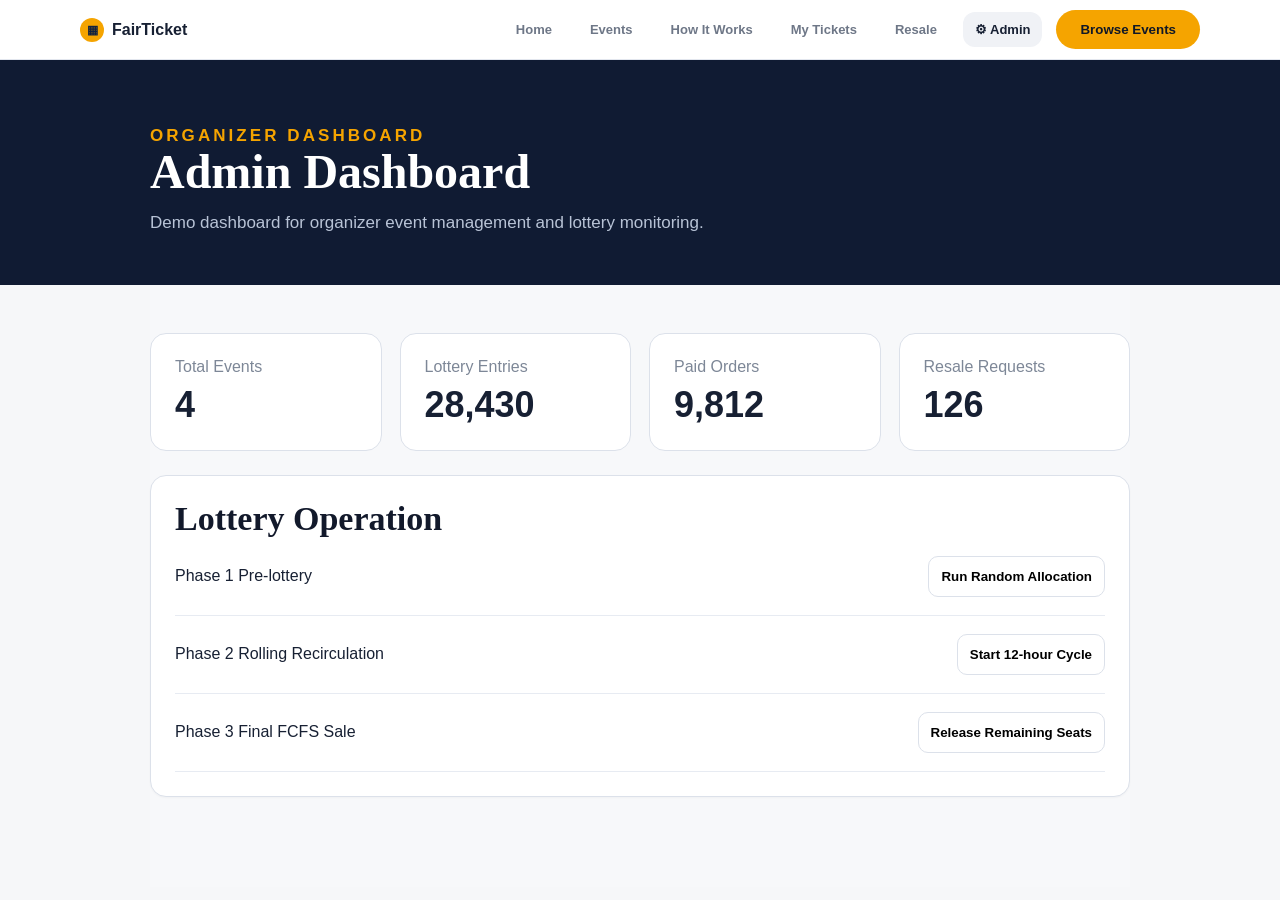
<file: admin.html>
<!DOCTYPE html><html lang="en"><head><meta charset="UTF-8"><meta name="viewport" content="width=device-width, initial-scale=1.0"><title>Admin Dashboard | FairTicket</title><link rel="stylesheet" href="style.css?v=5"></head><body><header class="navbar inner-nav"><div class="logo" onclick="location.href='index.html'"><span class="logo-icon">▦</span><span>FairTicket</span></div><nav><a href="index.html">Home</a><a href="events.html">Events</a><a href="how.html">How It Works</a><a href="my-tickets.html">My Tickets</a><a href="resale.html">Resale</a><a class="active" href="admin.html">⚙ Admin</a><button class="nav-btn" onclick="location.href='events.html'">Browse Events</button></nav></header><section class="page-hero small-hero"><p class="eyebrow">ORGANIZER DASHBOARD</p><h1>Admin Dashboard</h1><p>Demo dashboard for organizer event management and lottery monitoring.</p></section><main class="admin-page"><section class="dashboard-grid"><div class="metric-card"><span>Total Events</span><strong>4</strong></div><div class="metric-card"><span>Lottery Entries</span><strong>28,430</strong></div><div class="metric-card"><span>Paid Orders</span><strong>9,812</strong></div><div class="metric-card"><span>Resale Requests</span><strong>126</strong></div></section><section class="panel"><h2>Lottery Operation</h2><div class="admin-row"><span>Phase 1 Pre-lottery</span><button>Run Random Allocation</button></div><div class="admin-row"><span>Phase 2 Rolling Recirculation</span><button>Start 12-hour Cycle</button></div><div class="admin-row"><span>Phase 3 Final FCFS Sale</span><button>Release Remaining Seats</button></div></section></main></body></html>
</file>
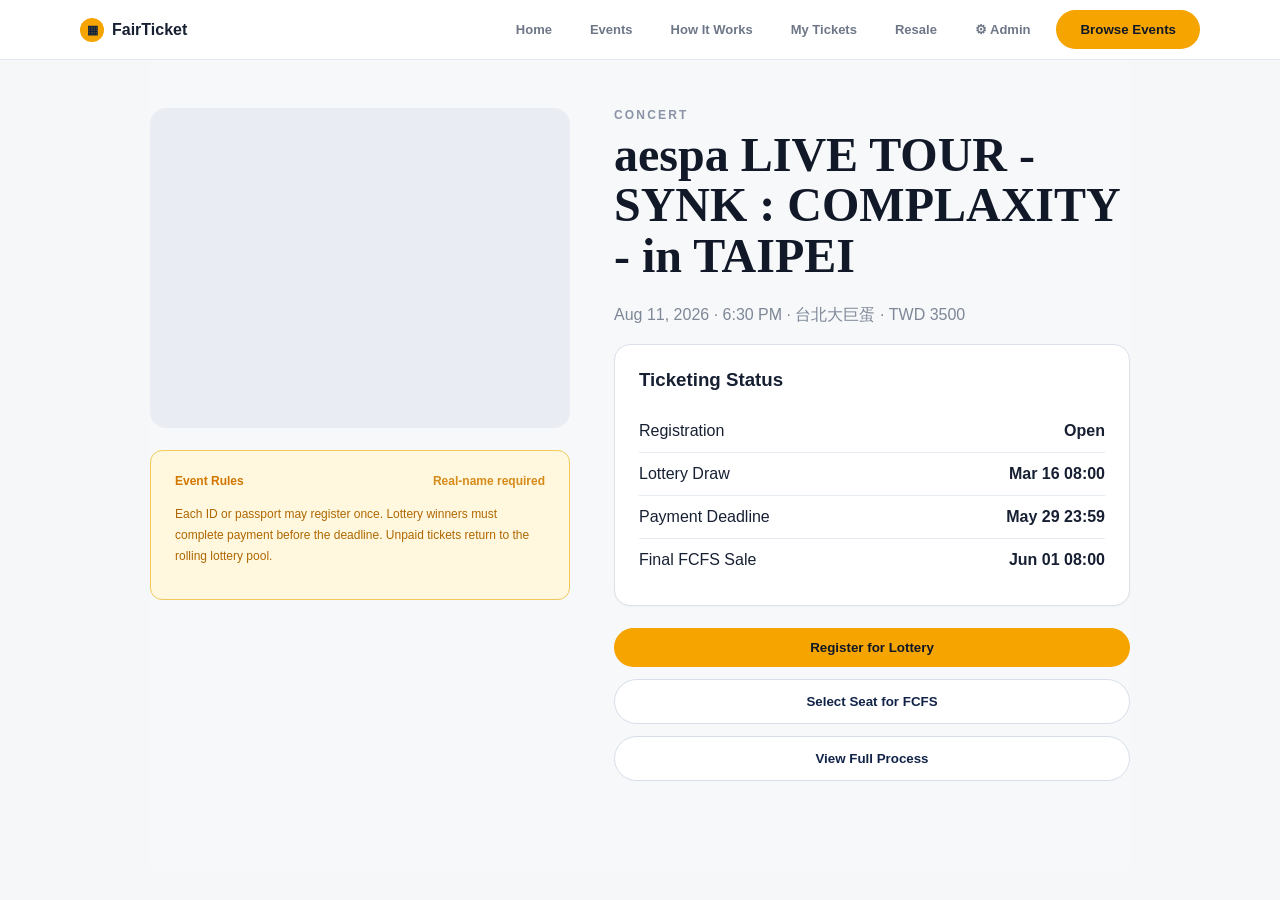
<file: event-detail.html>
<!DOCTYPE html>
<html lang="en">
<head>
  <meta charset="UTF-8" />
  <meta name="viewport" content="width=device-width, initial-scale=1.0" />
  <title>Event Detail | FairTicket</title>
  <link rel="stylesheet" href="style.css?v=5" />
</head>

<body>
  <header class="navbar inner-nav">
    <div class="logo" onclick="location.href='index.html'">
      <span class="logo-icon">▦</span>
      <span>FairTicket</span>
    </div>

    <nav>
      <a href="index.html">Home</a>
      <a href="events.html">Events</a>
      <a href="how.html">How It Works</a>
      <a href="my-tickets.html">My Tickets</a>
      <a href="resale.html">Resale</a>
      <a href="admin.html">⚙ Admin</a>

      <button class="nav-btn" onclick="location.href='events.html'">
        Browse Events
      </button>
    </nav>
  </header>

  <main class="detail-page">
    <section class="detail-grid">
      <div>
        <div id="detailPoster" class="detail-poster"></div>

        <div class="rule-box compact">
          <div class="rule-head">
            <span class="rule-title">Event Rules</span>
            <span class="rule-date">Real-name required</span>
          </div>

          <p>
            Each ID or passport may register once. Lottery winners must
            complete payment before the deadline. Unpaid tickets return to the
            rolling lottery pool.
          </p>
        </div>
      </div>

      <div class="detail-info">
        <p id="detailType" class="eyebrow">CONCERT</p>

        <h1 id="detailTitle">Event Title</h1>

        <p id="detailMeta" class="detail-meta"></p>

        <div class="status-card">
          <h3>Ticketing Status</h3>

          <div class="status-line">
            <span>Registration</span>
            <strong>Open</strong>
          </div>

          <div class="status-line">
            <span>Lottery Draw</span>
            <strong>Mar 16 08:00</strong>
          </div>

          <div class="status-line">
            <span>Payment Deadline</span>
            <strong>May 29 23:59</strong>
          </div>

          <div class="status-line">
            <span>Final FCFS Sale</span>
            <strong>Jun 01 08:00</strong>
          </div>
        </div>

        <div class="action-stack">
          <button class="main-btn" onclick="location.href='lottery.html'">
            Register for Lottery
          </button>

          <button class="outline-btn" onclick="location.href='seat-selection.html'">
            Select Seat for FCFS
          </button>

          <button class="outline-btn" onclick="location.href='how.html'">
            View Full Process
          </button>
        </div>
      </div>
    </section>
  </main>

  <script src="data.js?v=5"></script>
  <script src="event-detail.js?v=5"></script>
</body>
</html>
</file>
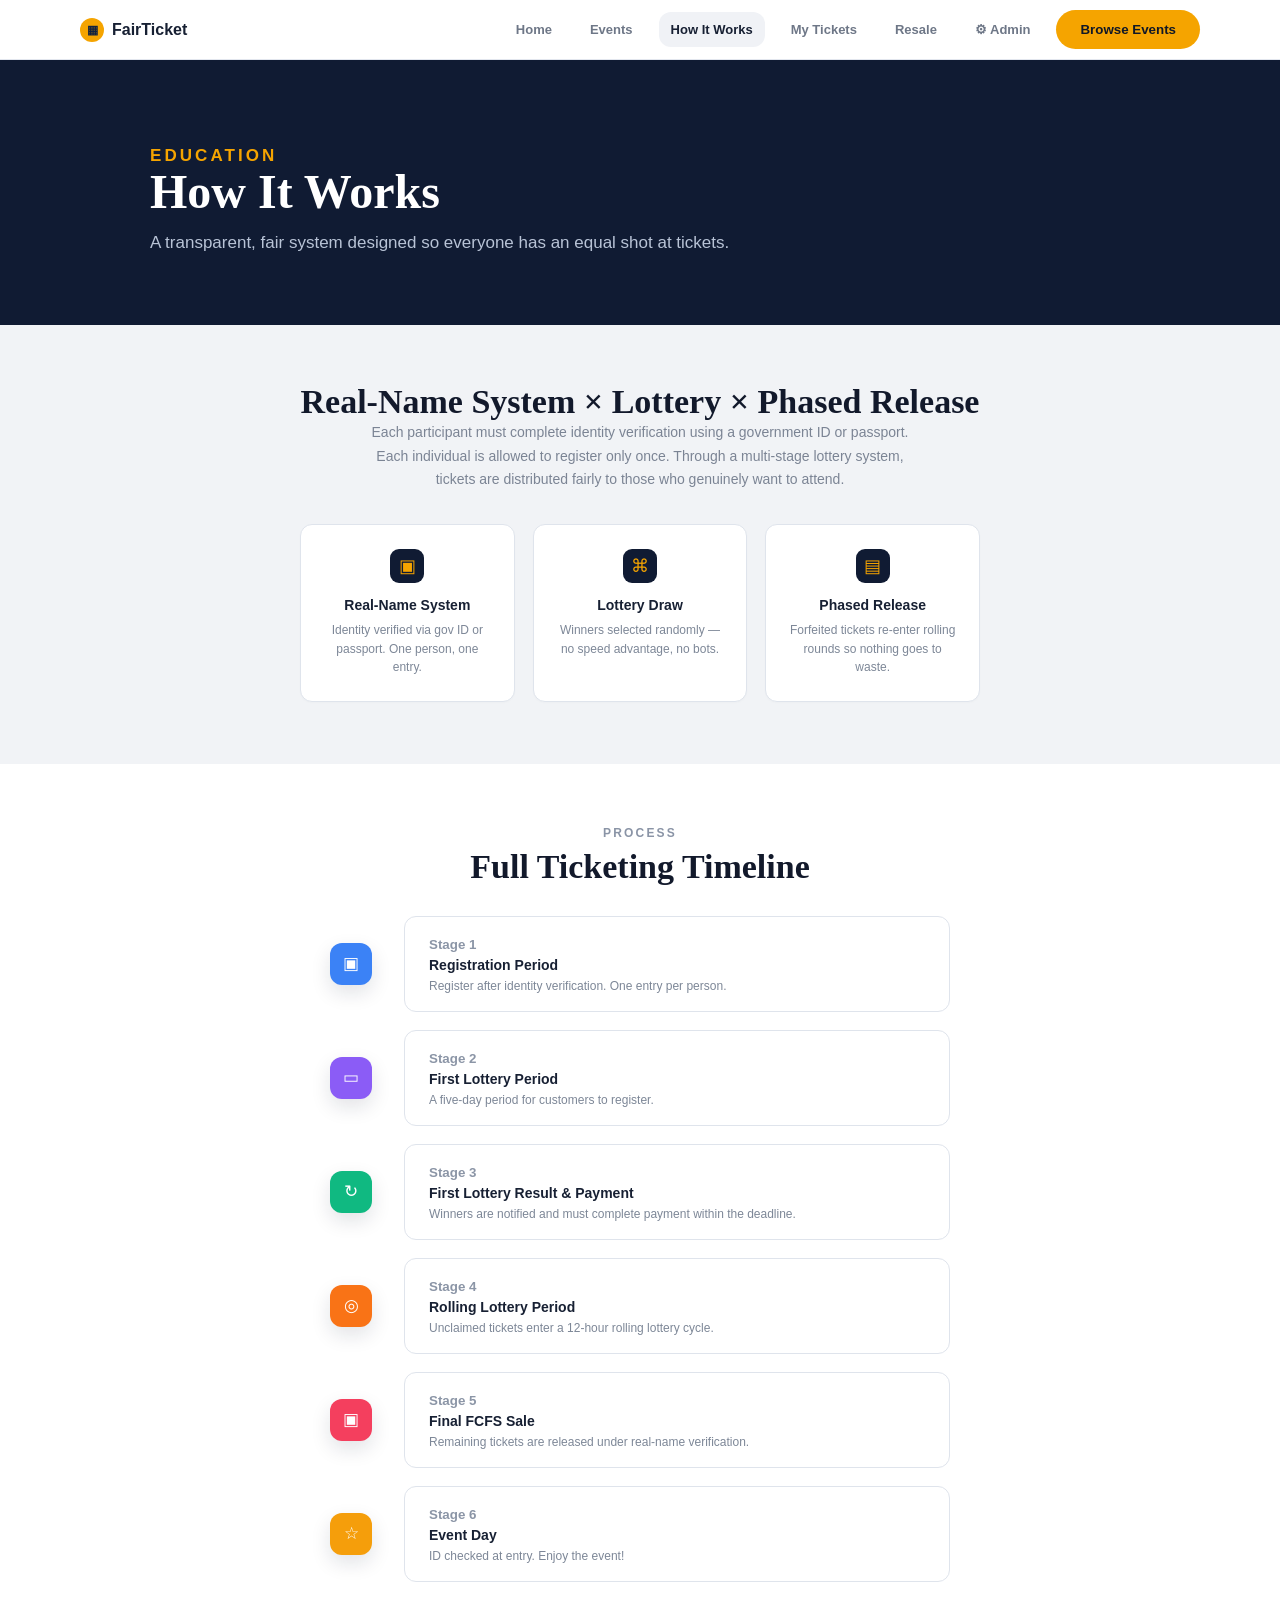
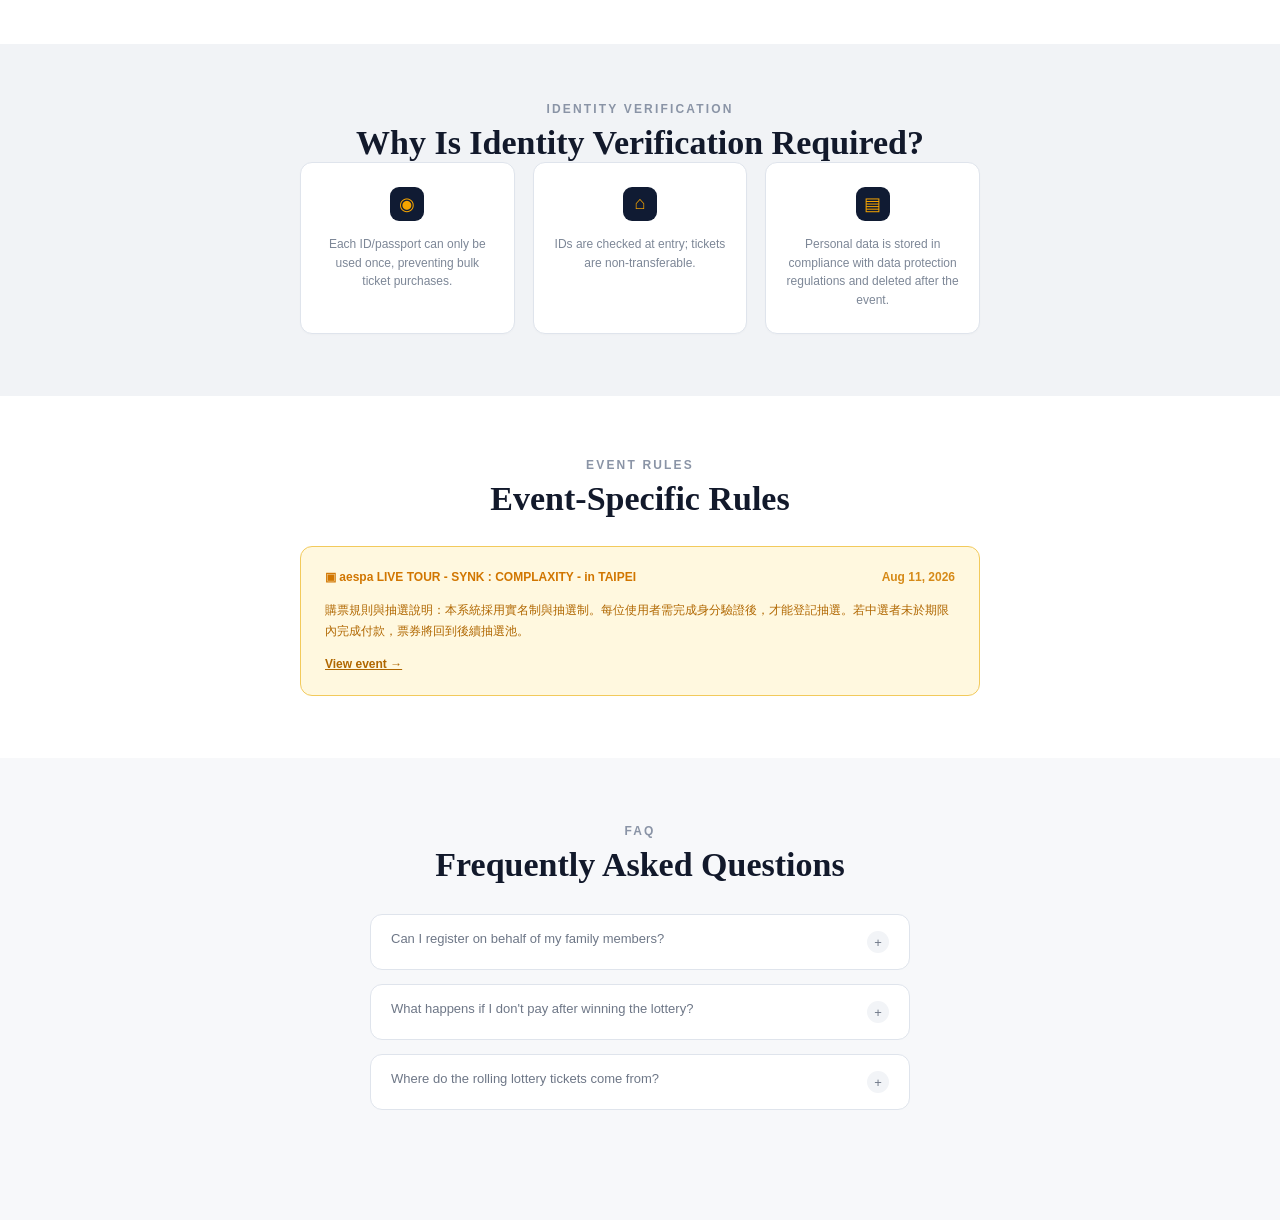
<file: how.html>
<!DOCTYPE html><html lang="en"><head><meta charset="UTF-8"><meta name="viewport" content="width=device-width, initial-scale=1.0"><title>How It Works | FairTicket</title><link rel="stylesheet" href="style.css?v=5"></head><body><header class="navbar inner-nav"><div class="logo" onclick="location.href='index.html'"><span class="logo-icon">▦</span><span>FairTicket</span></div><nav><a href="index.html">Home</a><a href="events.html">Events</a><a class="active" href="how.html">How It Works</a><a href="my-tickets.html">My Tickets</a><a href="resale.html">Resale</a><a href="admin.html">⚙ Admin</a><button class="nav-btn" onclick="location.href='events.html'">Browse Events</button></nav></header><section class="page-hero"><p class="eyebrow">EDUCATION</p><h1>How It Works</h1><p>A transparent, fair system designed so everyone has an equal shot at tickets.</p></section><section class="how-intro"><h2>Real-Name System × Lottery × Phased Release</h2><p class="section-copy">Each participant must complete identity verification using a government ID or passport. Each individual is allowed to register only once. Through a multi-stage lottery system, tickets are distributed fairly to those who genuinely want to attend.</p><div class="mini-card-grid"><article class="mini-card"><div class="square-icon">▣</div><h3>Real-Name System</h3><p>Identity verified via gov ID or passport. One person, one entry.</p></article><article class="mini-card"><div class="square-icon">⌘</div><h3>Lottery Draw</h3><p>Winners selected randomly — no speed advantage, no bots.</p></article><article class="mini-card"><div class="square-icon">▤</div><h3>Phased Release</h3><p>Forfeited tickets re-enter rolling rounds so nothing goes to waste.</p></article></div></section><section class="timeline-section"><p class="eyebrow center">PROCESS</p><h2>Full Ticketing Timeline</h2><div class="timeline"><div class="timeline-row"><div class="timeline-icon t-blue">▣</div><div class="timeline-content"><small>Stage 1</small><h3>Registration Period</h3><p>Register after identity verification. One entry per person.</p></div></div><div class="timeline-row"><div class="timeline-icon t-purple">▭</div><div class="timeline-content"><small>Stage 2</small><h3>First Lottery Period</h3><p>A five-day period for customers to register.</p></div></div><div class="timeline-row"><div class="timeline-icon t-green">↻</div><div class="timeline-content"><small>Stage 3</small><h3>First Lottery Result & Payment</h3><p>Winners are notified and must complete payment within the deadline.</p></div></div><div class="timeline-row"><div class="timeline-icon t-orange">◎</div><div class="timeline-content"><small>Stage 4</small><h3>Rolling Lottery Period</h3><p>Unclaimed tickets enter a 12-hour rolling lottery cycle.</p></div></div><div class="timeline-row"><div class="timeline-icon t-red">▣</div><div class="timeline-content"><small>Stage 5</small><h3>Final FCFS Sale</h3><p>Remaining tickets are released under real-name verification.</p></div></div><div class="timeline-row"><div class="timeline-icon t-yellow">☆</div><div class="timeline-content"><small>Stage 6</small><h3>Event Day</h3><p>ID checked at entry. Enjoy the event!</p></div></div></div></section><section class="verify-section"><p class="eyebrow center">IDENTITY VERIFICATION</p><h2>Why Is Identity Verification Required?</h2><div class="mini-card-grid"><article class="mini-card"><div class="square-icon">◉</div><p>Each ID/passport can only be used once, preventing bulk ticket purchases.</p></article><article class="mini-card"><div class="square-icon">⌂</div><p>IDs are checked at entry; tickets are non-transferable.</p></article><article class="mini-card"><div class="square-icon">▤</div><p>Personal data is stored in compliance with data protection regulations and deleted after the event.</p></article></div></section><section class="rules-section"><p class="eyebrow center">EVENT RULES</p><h2>Event-Specific Rules</h2><div class="rule-box"><div class="rule-head"><span class="rule-title">▣ aespa LIVE TOUR - SYNK : COMPLAXITY - in TAIPEI</span><span class="rule-date">Aug 11, 2026</span></div><p>購票規則與抽選說明：本系統採用實名制與抽選制。每位使用者需完成身分驗證後，才能登記抽選。若中選者未於期限內完成付款，票券將回到後續抽選池。</p><a href="event-detail.html">View event →</a></div></section><section class="faq-section"><p class="eyebrow center">FAQ</p><h2>Frequently Asked Questions</h2><div class="faq-list"><div class="faq-item"><span>Can I register on behalf of my family members?</span><span class="faq-plus">+</span></div><div class="faq-item"><span>What happens if I don't pay after winning the lottery?</span><span class="faq-plus">+</span></div><div class="faq-item"><span>Where do the rolling lottery tickets come from?</span><span class="faq-plus">+</span></div></div></section></body></html>
</file>
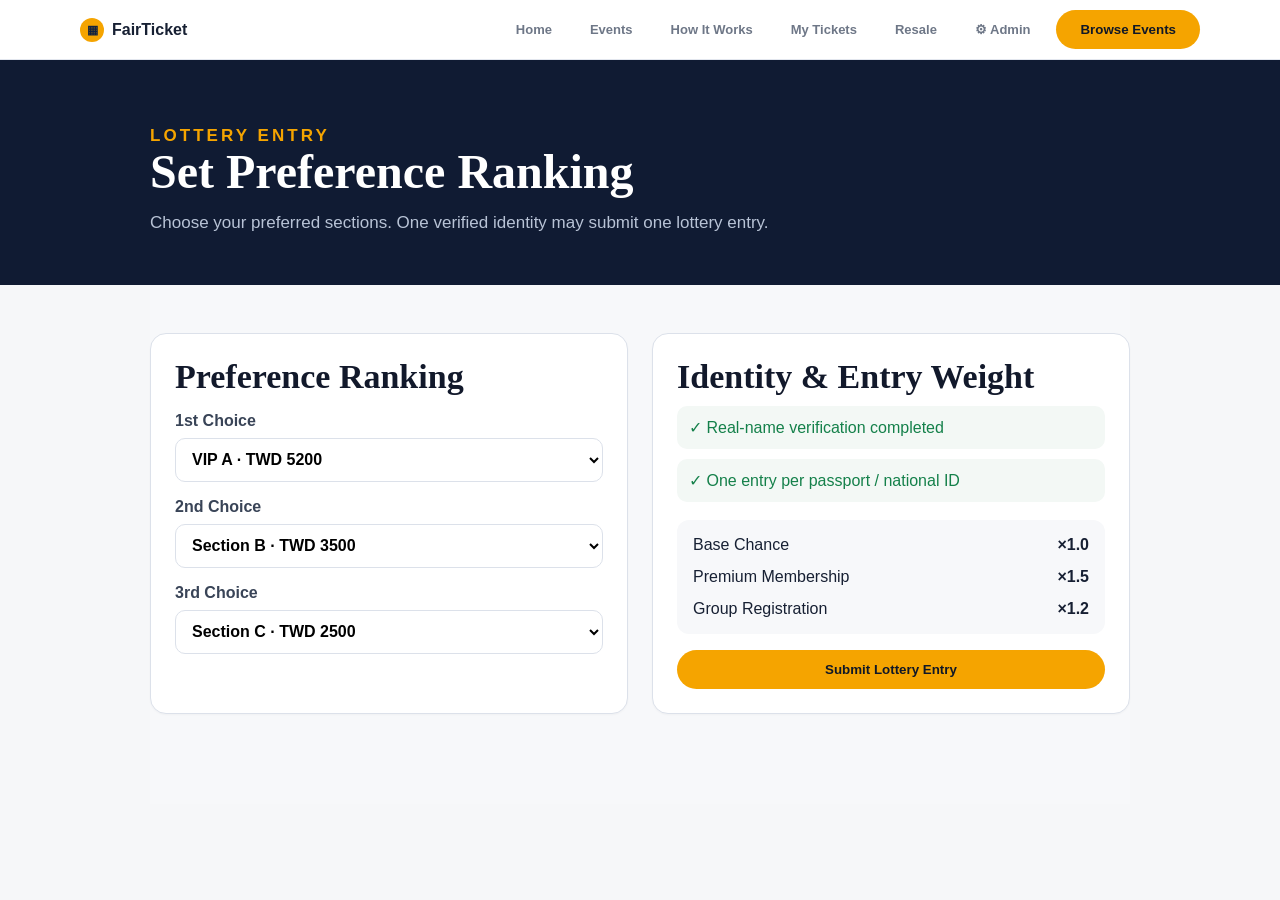
<file: lottery.html>
<!DOCTYPE html><html lang="en"><head><meta charset="UTF-8"><meta name="viewport" content="width=device-width, initial-scale=1.0"><title>Lottery Registration | FairTicket</title><link rel="stylesheet" href="style.css?v=5"></head><body><header class="navbar inner-nav"><div class="logo" onclick="location.href='index.html'"><span class="logo-icon">▦</span><span>FairTicket</span></div><nav><a href="index.html">Home</a><a href="events.html">Events</a><a href="how.html">How It Works</a><a href="my-tickets.html">My Tickets</a><a href="resale.html">Resale</a><a href="admin.html">⚙ Admin</a><button class="nav-btn" onclick="location.href='events.html'">Browse Events</button></nav></header><section class="page-hero small-hero"><p class="eyebrow">LOTTERY ENTRY</p><h1>Set Preference Ranking</h1><p>Choose your preferred sections. One verified identity may submit one lottery entry.</p></section><main class="form-page"><section class="form-grid"><div class="panel"><h2>Preference Ranking</h2><label>1st Choice<select><option>VIP A · TWD 5200</option><option>Section B · TWD 3500</option><option>Section C · TWD 2500</option></select></label><label>2nd Choice<select><option>Section B · TWD 3500</option><option>VIP A · TWD 5200</option><option>Section C · TWD 2500</option></select></label><label>3rd Choice<select><option>Section C · TWD 2500</option><option>Section B · TWD 3500</option><option>VIP A · TWD 5200</option></select></label></div><div class="panel"><h2>Identity & Entry Weight</h2><div class="check-row">✓ Real-name verification completed</div><div class="check-row">✓ One entry per passport / national ID</div><div class="multiplier-card"><span>Base Chance</span><strong>×1.0</strong><span>Premium Membership</span><strong>×1.5</strong><span>Group Registration</span><strong>×1.2</strong></div><button class="main-btn wide" onclick="showToast('Lottery entry submitted successfully!')">Submit Lottery Entry</button></div></section></main><script src="shared.js?v=5"></script></body></html>
</file>
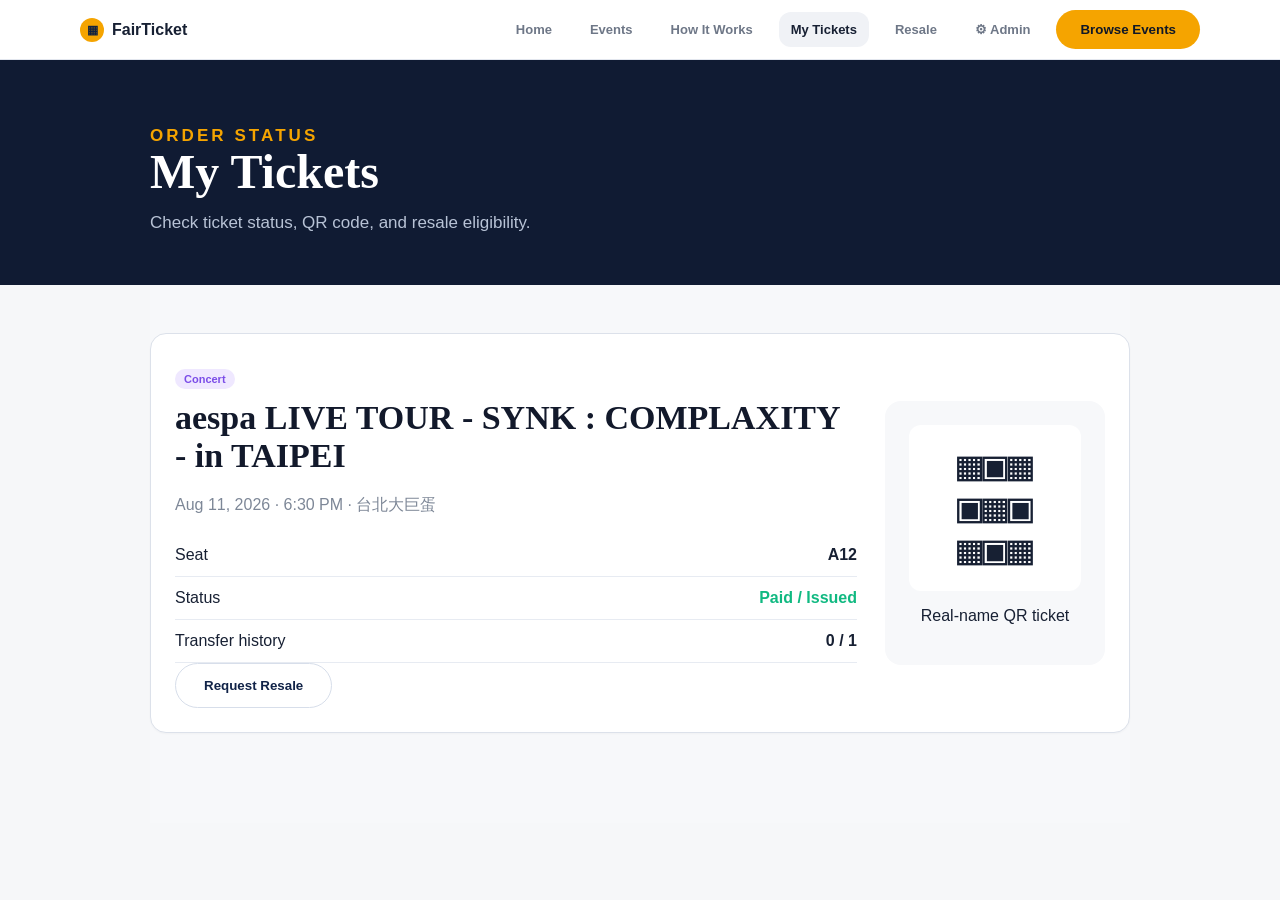
<file: my-tickets.html>
<!DOCTYPE html><html lang="en"><head><meta charset="UTF-8"><meta name="viewport" content="width=device-width, initial-scale=1.0"><title>My Tickets | FairTicket</title><link rel="stylesheet" href="style.css?v=5"></head><body><header class="navbar inner-nav"><div class="logo" onclick="location.href='index.html'"><span class="logo-icon">▦</span><span>FairTicket</span></div><nav><a href="index.html">Home</a><a href="events.html">Events</a><a href="how.html">How It Works</a><a class="active" href="my-tickets.html">My Tickets</a><a href="resale.html">Resale</a><a href="admin.html">⚙ Admin</a><button class="nav-btn" onclick="location.href='events.html'">Browse Events</button></nav></header><section class="page-hero small-hero"><p class="eyebrow">ORDER STATUS</p><h1>My Tickets</h1><p>Check ticket status, QR code, and resale eligibility.</p></section><main class="tickets-page"><section class="ticket-card-large"><div><p class="tag concert">Concert</p><h2>aespa LIVE TOUR - SYNK : COMPLAXITY - in TAIPEI</h2><p class="muted">Aug 11, 2026 · 6:30 PM · 台北大巨蛋</p><div class="status-line"><span>Seat</span><strong>A12</strong></div><div class="status-line"><span>Status</span><strong class="green">Paid / Issued</strong></div><div class="status-line"><span>Transfer history</span><strong>0 / 1</strong></div><button class="outline-btn" onclick="location.href='resale.html'">Request Resale</button></div><div class="qr-box"><div class="fake-qr">▦▣▦<br>▣▦▣<br>▦▣▦</div><p>Real-name QR ticket</p></div></section></main></body></html>
</file>
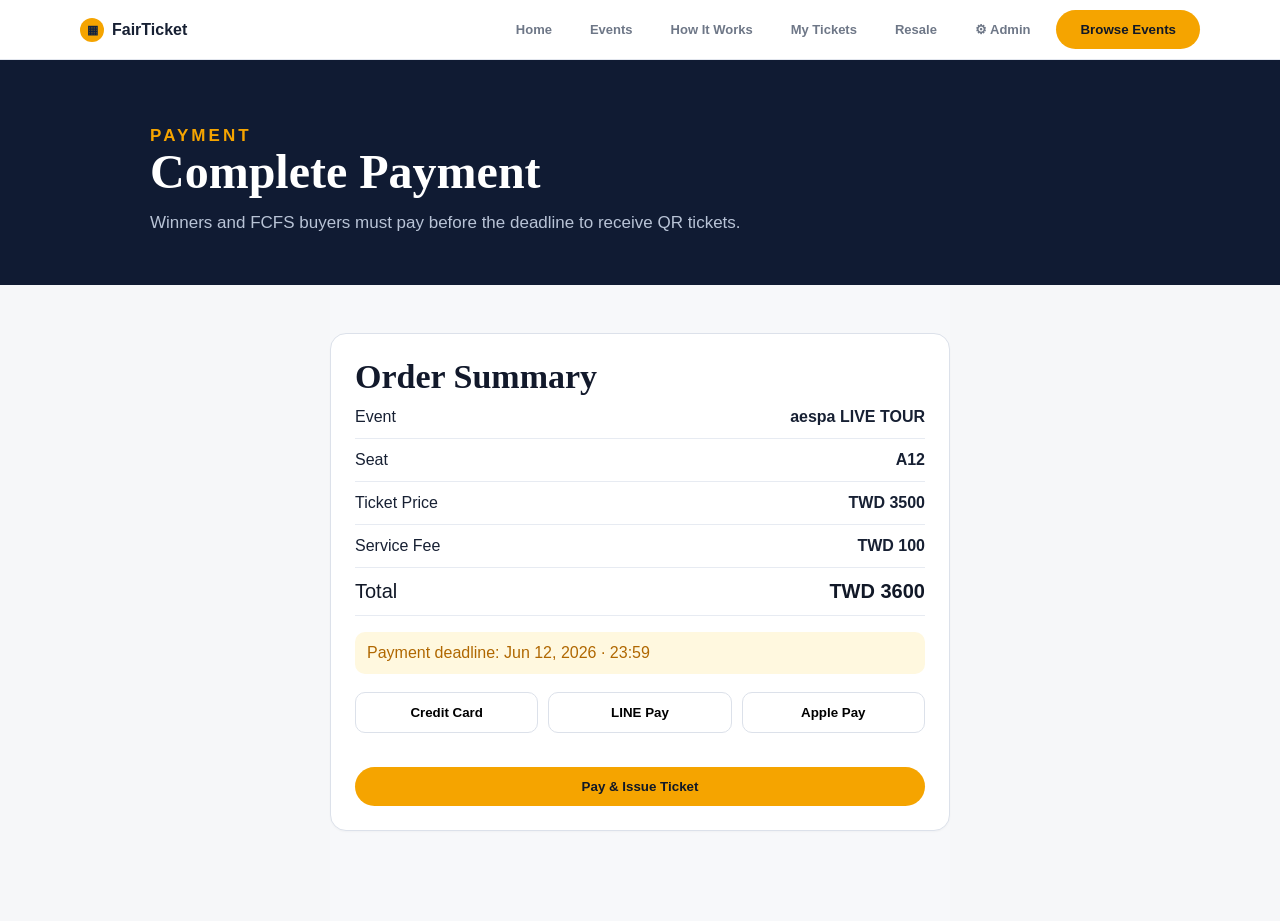
<file: payment.html>
<!DOCTYPE html><html lang="en"><head><meta charset="UTF-8"><meta name="viewport" content="width=device-width, initial-scale=1.0"><title>Payment | FairTicket</title><link rel="stylesheet" href="style.css?v=5"></head><body><header class="navbar inner-nav"><div class="logo" onclick="location.href='index.html'"><span class="logo-icon">▦</span><span>FairTicket</span></div><nav><a href="index.html">Home</a><a href="events.html">Events</a><a href="how.html">How It Works</a><a href="my-tickets.html">My Tickets</a><a href="resale.html">Resale</a><a href="admin.html">⚙ Admin</a><button class="nav-btn" onclick="location.href='events.html'">Browse Events</button></nav></header><section class="page-hero small-hero"><p class="eyebrow">PAYMENT</p><h1>Complete Payment</h1><p>Winners and FCFS buyers must pay before the deadline to receive QR tickets.</p></section><main class="form-page narrow"><section class="panel"><h2>Order Summary</h2><div class="status-line"><span>Event</span><strong>aespa LIVE TOUR</strong></div><div class="status-line"><span>Seat</span><strong>A12</strong></div><div class="status-line"><span>Ticket Price</span><strong>TWD 3500</strong></div><div class="status-line"><span>Service Fee</span><strong>TWD 100</strong></div><div class="status-line total"><span>Total</span><strong>TWD 3600</strong></div><p class="deadline">Payment deadline: Jun 12, 2026 · 23:59</p><div class="pay-methods"><button>Credit Card</button><button>LINE Pay</button><button>Apple Pay</button></div><button class="main-btn wide" onclick="location.href='my-tickets.html'">Pay & Issue Ticket</button></section></main></body></html>
</file>
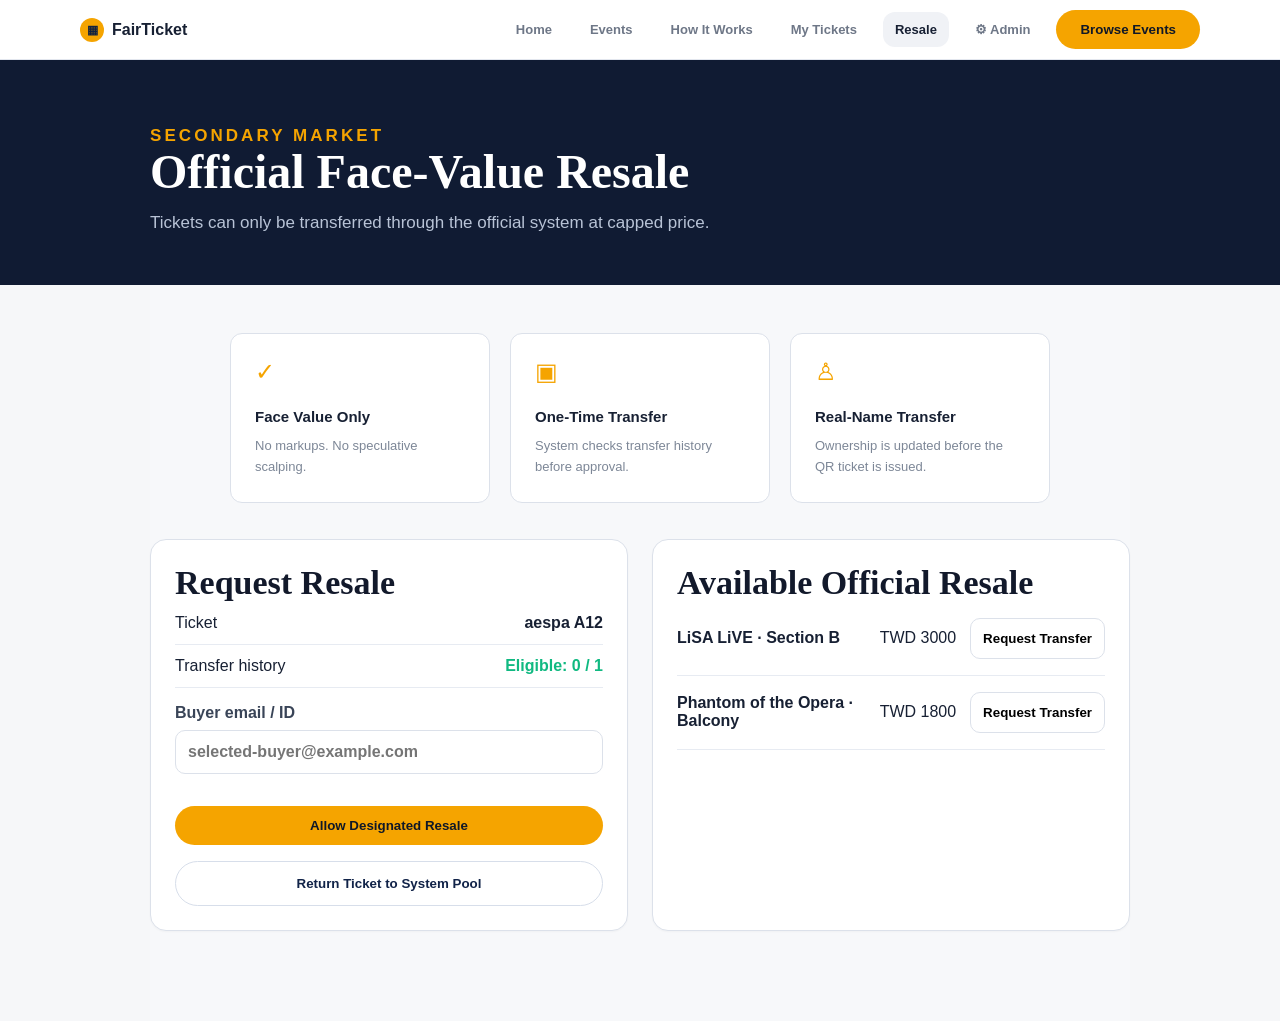
<file: resale.html>
<!DOCTYPE html><html lang="en"><head><meta charset="UTF-8"><meta name="viewport" content="width=device-width, initial-scale=1.0"><title>Official Resale | FairTicket</title><link rel="stylesheet" href="style.css?v=5"></head><body><header class="navbar inner-nav"><div class="logo" onclick="location.href='index.html'"><span class="logo-icon">▦</span><span>FairTicket</span></div><nav><a href="index.html">Home</a><a href="events.html">Events</a><a href="how.html">How It Works</a><a href="my-tickets.html">My Tickets</a><a class="active" href="resale.html">Resale</a><a href="admin.html">⚙ Admin</a><button class="nav-btn" onclick="location.href='events.html'">Browse Events</button></nav></header><section class="page-hero small-hero"><p class="eyebrow">SECONDARY MARKET</p><h1>Official Face-Value Resale</h1><p>Tickets can only be transferred through the official system at capped price.</p></section><main class="resale-page"><section class="feature-grid"><div class="feature-card"><div class="feature-icon">✓</div><h3>Face Value Only</h3><p>No markups. No speculative scalping.</p></div><div class="feature-card"><div class="feature-icon">▣</div><h3>One-Time Transfer</h3><p>System checks transfer history before approval.</p></div><div class="feature-card"><div class="feature-icon">♙</div><h3>Real-Name Transfer</h3><p>Ownership is updated before the QR ticket is issued.</p></div></section><section class="resale-grid"><div class="panel"><h2>Request Resale</h2><div class="status-line"><span>Ticket</span><strong>aespa A12</strong></div><div class="status-line"><span>Transfer history</span><strong class="green">Eligible: 0 / 1</strong></div><label>Buyer email / ID<input placeholder="selected-buyer@example.com"></label><button class="main-btn wide" onclick="showToast('Ownership transfer request created.')">Allow Designated Resale</button><button class="outline-btn wide" onclick="showToast('Ticket returned to system pool.')">Return Ticket to System Pool</button></div><div class="panel"><h2>Available Official Resale</h2><div class="resale-item"><strong>LiSA LiVE · Section B</strong><span>TWD 3000</span><button>Request Transfer</button></div><div class="resale-item"><strong>Phantom of the Opera · Balcony</strong><span>TWD 1800</span><button>Request Transfer</button></div></div></section></main><script src="shared.js?v=5"></script></body></html>
</file>
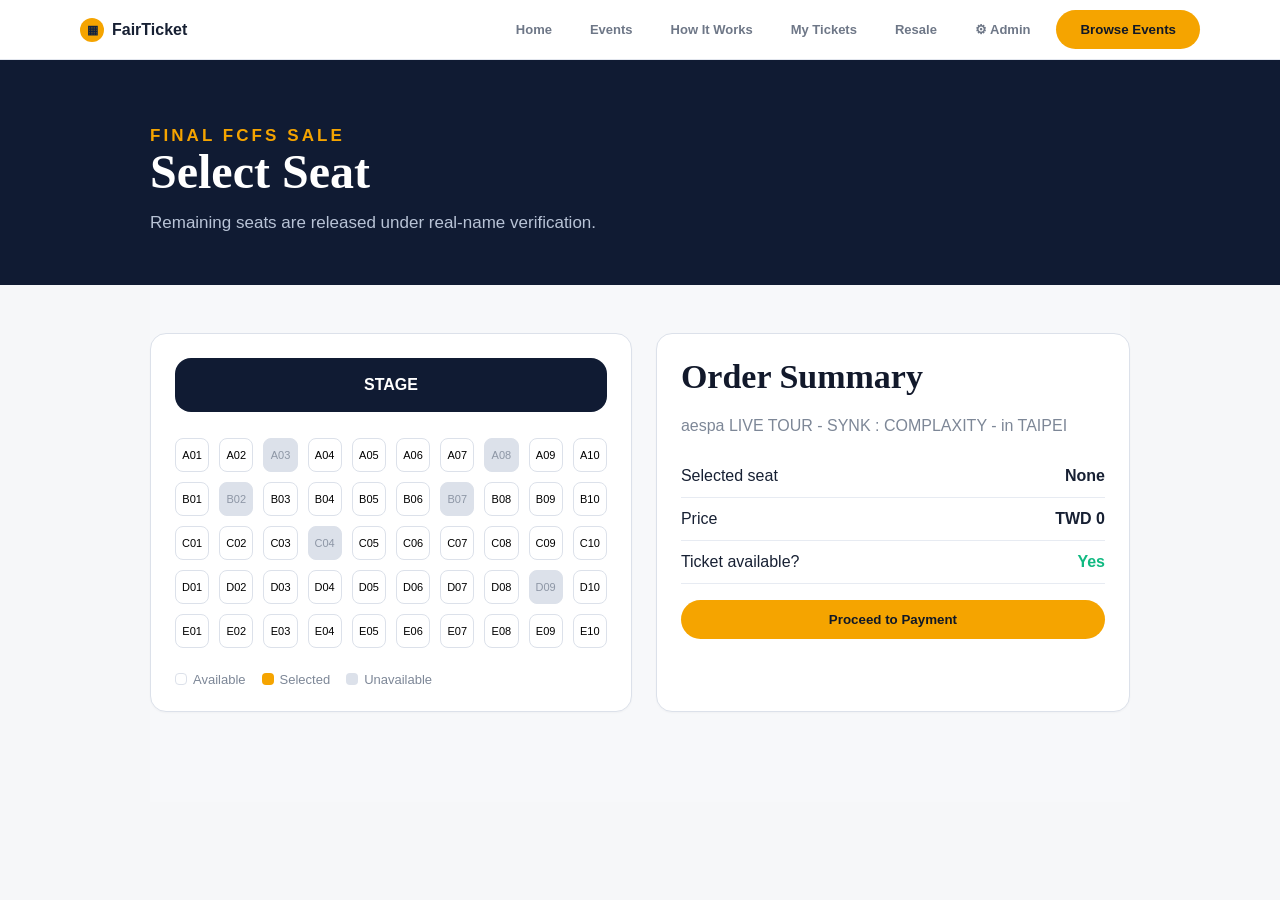
<file: seat-selection.html>
<!DOCTYPE html><html lang="en"><head><meta charset="UTF-8"><meta name="viewport" content="width=device-width, initial-scale=1.0"><title>Seat Selection | FairTicket</title><link rel="stylesheet" href="style.css?v=5"></head><body><header class="navbar inner-nav"><div class="logo" onclick="location.href='index.html'"><span class="logo-icon">▦</span><span>FairTicket</span></div><nav><a href="index.html">Home</a><a href="events.html">Events</a><a href="how.html">How It Works</a><a href="my-tickets.html">My Tickets</a><a href="resale.html">Resale</a><a href="admin.html">⚙ Admin</a><button class="nav-btn" onclick="location.href='events.html'">Browse Events</button></nav></header><section class="page-hero small-hero"><p class="eyebrow">FINAL FCFS SALE</p><h1>Select Seat</h1><p>Remaining seats are released under real-name verification.</p></section><main class="seat-page"><section class="seat-layout"><div class="seat-map panel"><div class="stage">STAGE</div><div id="seatGrid" class="seat-grid"></div><div class="seat-legend"><span><i class="available"></i>Available</span><span><i class="selected"></i>Selected</span><span><i class="sold"></i>Unavailable</span></div></div><aside class="panel order-panel"><h2>Order Summary</h2><p class="muted">aespa LIVE TOUR - SYNK : COMPLAXITY - in TAIPEI</p><div class="status-line"><span>Selected seat</span><strong id="selectedSeat">None</strong></div><div class="status-line"><span>Price</span><strong id="selectedPrice">TWD 0</strong></div><div class="status-line"><span>Ticket available?</span><strong class="green">Yes</strong></div><button class="main-btn wide" onclick="location.href='payment.html'">Proceed to Payment</button></aside></section></main><script src="seat-selection.js?v=5"></script></body></html>
</file>
<file: style.css>
*{box-sizing:border-box}body{margin:0;font-family:Inter,Arial,sans-serif;color:#172033;background:#f6f7f9}.logo{display:flex;gap:8px;align-items:center;font-weight:800;cursor:pointer}.logo-icon{background:#f5a400;color:#10213f;width:24px;height:24px;border-radius:50%;display:grid;place-items:center;font-size:12px}.navbar{position:absolute;top:0;left:50%;transform:translateX(-50%);width:min(1180px,92%);height:56px;display:flex;justify-content:space-between;align-items:center;z-index:10;color:white}nav{display:flex;align-items:center;gap:14px;font-size:13px;font-weight:800}nav a{color:#cfd8e8;text-decoration:none;padding:10px 12px;border-radius:12px}nav a.active{color:#f5a400}.nav-btn,.main-btn{border:0;background:#f5a400;color:#101827;font-weight:900;border-radius:999px;padding:12px 24px;cursor:pointer}.hero{height:610px;background:#101b33;position:relative;display:grid;place-items:center;overflow:hidden}.grid-bg{position:absolute;inset:0;background-image:linear-gradient(rgba(255,255,255,.055) 1px,transparent 1px),linear-gradient(90deg,rgba(255,255,255,.055) 1px,transparent 1px);background-size:110px 110px}.hero-content{position:relative;text-align:center;margin-top:10px}.pill{display:inline-block;color:#f5a400;background:rgba(245,164,0,.12);border:1px solid rgba(245,164,0,.35);border-radius:999px;padding:8px 18px;font-size:13px;font-weight:800;margin-bottom:28px}h1{color:white;font-family:Georgia,"Times New Roman",serif;font-size:clamp(44px,6vw,72px);line-height:.93;margin:0}h1 span{color:#f5a400}.hero p{color:#b8c3d6;max-width:590px;font-size:17px;line-height:1.7;margin:26px auto 36px}main{background:#f7f8fa}.events-section{width:min(980px,90%);margin:0 auto;padding:70px 0 64px}.section-head{display:flex;justify-content:space-between;align-items:end;margin-bottom:28px}.eyebrow{color:#8a94a6;letter-spacing:.18em;font-size:12px;font-weight:900;margin:0 0 8px}.center{text-align:center}h2{font-family:Georgia,"Times New Roman",serif;font-size:34px;margin:0;color:#12192b}.section-head a{color:#7e8798;text-decoration:none;font-weight:700}.event-grid{display:grid;grid-template-columns:repeat(3,1fr);gap:22px}.event-card{background:white;border:1px solid #dce1ea;border-radius:12px;overflow:hidden;box-shadow:0 1px 2px rgba(0,0,0,.03);cursor:pointer}.event-card img,.placeholder{width:100%;height:130px;object-fit:cover;background:#e9edf3;display:grid;place-items:center;color:#aab3c2;font-size:38px}.event-body{padding:16px}.tag{display:inline-block;padding:4px 9px;border-radius:999px;background:#efe8ff;color:#7b4de8;font-size:11px;font-weight:900;margin-bottom:10px}.tag.sports{background:#e6f0ff;color:#3571d9}.tag.theater{background:#ffe7ef;color:#df517d}.tag.concert{background:#efe8ff;color:#7b4de8}.event-body h3{font-size:15px;line-height:1.35;margin:0 0 14px}.meta{color:#7f8898;font-size:12px;line-height:1.9}.price-row{border-top:1px solid #e4e8ef;margin-top:14px;padding-top:14px;display:flex;justify-content:space-between;align-items:center;color:#7f8898;font-size:12px}.price{color:#111827;font-size:15px;font-weight:900}.why-section{background:#f0f3f7;text-align:center;padding:74px 0 86px}.subtitle{color:#7a8495;line-height:1.7;max-width:520px;margin:16px auto 36px}.feature-grid{width:min(820px,90%);margin:0 auto 36px;display:grid;grid-template-columns:repeat(3,1fr);gap:20px}.feature-card{background:white;border:1px solid #dce1ea;border-radius:12px;text-align:left;padding:24px}.feature-icon{color:#f5a400;font-size:24px;margin-bottom:22px}.feature-card h3{margin:0 0 10px;font-size:15px}.feature-card p{margin:0;color:#7d8797;font-size:13px;line-height:1.65}.dark-btn,.outline-btn{border:0;background:#112348;color:white;font-weight:900;border-radius:999px;padding:14px 28px;cursor:pointer}.outline-btn{background:white;color:#112348;border:1px solid #d7deea}.wide{width:100%;margin-top:16px}.inner-nav{position:sticky;top:0;transform:none;left:auto;width:100%;height:60px;padding:0 max(24px,calc((100vw - 1120px)/2));background:white;border-bottom:1px solid #e2e6ee;color:#172033}.inner-nav nav a{color:#6e7787}.inner-nav nav a.active{color:#172033;background:#f0f2f6}.inner-nav .logo{color:#172033}.page-hero{background:#101b33;color:white;padding:72px max(24px,calc((100vw - 980px)/2))}.small-hero{padding-top:52px;padding-bottom:52px}.page-hero .eyebrow{color:#f5a400}.page-hero h1{font-size:48px;line-height:1.1}.page-hero p{color:#b8c3d6;font-size:17px;margin:14px 0 0}.events-page{width:min(980px,90%);margin:0 auto;padding:48px 0 90px}.toolbar{display:flex;gap:16px;align-items:center;margin-bottom:36px;flex-wrap:wrap}.search-box{flex:1;min-width:300px;height:44px;border:1px solid #dce1ea;border-radius:11px;background:white;display:flex;align-items:center;gap:10px;padding:0 16px;color:#8c96a6}.search-box input{border:none;outline:none;width:100%;color:#172033;font-size:14px}.chips{display:flex;gap:10px;flex-wrap:wrap}.chip{border:1px solid #dce1ea;background:white;color:#536073;border-radius:999px;padding:10px 18px;font-weight:800;cursor:pointer}.chip.active{background:#112348;color:white;border-color:#112348}.image-wrap{position:relative}.status-badge{position:absolute;top:10px;left:12px;background:#e8fff0;color:#149447;border:1px solid #9ee9b6;font-size:12px;font-weight:900;padding:4px 10px;border-radius:999px}.how-intro,.verify-section{background:#f1f3f6;text-align:center;padding:58px 24px 62px}.timeline-section,.rules-section{background:white;text-align:center;padding:62px 24px}.faq-section{background:#f7f8fa;text-align:center;padding:66px 24px 110px}.section-copy{max-width:560px;margin:0 auto 32px;color:#7b8494;line-height:1.7;font-size:14px}.mini-card-grid{width:min(680px,90%);margin:0 auto;display:grid;grid-template-columns:repeat(3,1fr);gap:18px}.mini-card{background:white;border:1px solid #dfe4ec;border-radius:12px;padding:24px 20px;box-shadow:0 1px 2px rgba(0,0,0,.02)}.square-icon{width:34px;height:34px;border-radius:9px;display:grid;place-items:center;background:#101b33;color:#f5a400;margin:0 auto 14px;font-size:18px}.mini-card h3{margin:0 0 8px;font-size:14px}.mini-card p{margin:0;color:#7d8797;font-size:12px;line-height:1.55}.timeline{width:min(620px,90%);margin:30px auto 0;display:grid;gap:18px}.timeline-row{display:grid;grid-template-columns:54px 1fr;gap:20px;align-items:center;text-align:left}.timeline-icon{width:42px;height:42px;border-radius:12px;display:grid;place-items:center;color:white;font-size:17px;box-shadow:0 8px 20px rgba(16,27,51,.12)}.t-blue{background:#3b82f6}.t-purple{background:#8b5cf6}.t-green{background:#10b981}.t-orange{background:#f97316}.t-red{background:#f43f5e}.t-yellow{background:#f59e0b}.timeline-content{background:white;border:1px solid #dfe4ec;border-radius:12px;padding:18px 24px}.timeline-content small{color:#8b95a6;font-weight:800}.timeline-content h3{margin:4px 0 6px;font-size:14px}.timeline-content p{margin:0;color:#7d8797;font-size:12px}.rule-box{width:min(680px,92%);margin:28px auto 0;background:#fff8df;border:1px solid #f2ca5c;border-radius:12px;padding:20px 24px;text-align:left;color:#b06700;line-height:1.75;font-size:12px}.rule-box.compact{width:auto;margin:22px 0}.rule-head{display:flex;justify-content:space-between;gap:16px;font-weight:900;margin-bottom:12px}.rule-title{color:#d17600}.rule-date{color:#d68a18;white-space:nowrap}.rule-box a{color:#b06700;font-weight:900}.faq-list{width:min(540px,92%);margin:30px auto 0;display:grid;gap:14px}.faq-item{border:1px solid #dfe4ec;border-radius:12px;background:white;padding:16px 20px;display:flex;justify-content:space-between;color:#6e7787;font-size:13px}.faq-plus{width:22px;height:22px;border-radius:50%;background:#f2f4f7;display:grid;place-items:center}.detail-page,.form-page,.seat-page,.tickets-page,.resale-page,.admin-page{width:min(980px,90%);margin:0 auto;padding:48px 0 90px}.detail-grid{display:grid;grid-template-columns:420px 1fr;gap:44px;align-items:start}.detail-poster{height:320px;border-radius:16px;overflow:hidden;background:#e9edf3;background-size:cover;background-position:center}.detail-info h1{color:#111827;font-size:48px;line-height:1.05;margin:8px 0 20px}.detail-meta,.muted{color:#7d8797;line-height:1.7}.status-card,.panel,.ticket-card-large{background:white;border:1px solid #dce1ea;border-radius:16px;padding:24px;box-shadow:0 1px 2px rgba(0,0,0,.03)}.status-card h3,.panel h2{margin-top:0}.status-line{display:flex;justify-content:space-between;gap:20px;padding:12px 0;border-bottom:1px solid #e7ebf2}.status-line:last-child{border-bottom:0}.green{color:#10b981}.action-stack{display:grid;gap:12px;margin-top:22px}.form-grid,.seat-layout,.resale-grid{display:grid;grid-template-columns:1fr 1fr;gap:24px}.narrow{width:min(620px,90%)}label{display:grid;gap:8px;font-weight:800;margin:16px 0;color:#394457}select,input{height:44px;border:1px solid #dce1ea;border-radius:10px;padding:0 12px;font:inherit;background:white}.check-row{padding:12px;background:#f3f8f5;color:#14804a;border-radius:10px;margin:10px 0}.multiplier-card{display:grid;grid-template-columns:1fr auto;gap:14px;background:#f7f8fa;border-radius:12px;padding:16px;margin-top:18px}.stage{height:54px;background:#101b33;color:white;border-radius:16px;display:grid;place-items:center;font-weight:900;margin-bottom:26px}.seat-grid{display:grid;grid-template-columns:repeat(10,1fr);gap:10px}.seat{height:34px;border-radius:8px;border:1px solid #dce1ea;background:white;cursor:pointer;font-size:11px}.seat.sold{background:#dce1ea;color:#8d96a5;cursor:not-allowed}.seat.selected{background:#f5a400;color:#101827;border-color:#f5a400}.seat-legend{display:flex;gap:16px;flex-wrap:wrap;margin-top:24px;color:#7d8797;font-size:13px}.seat-legend i{display:inline-block;width:12px;height:12px;border-radius:4px;margin-right:6px;vertical-align:-1px}.seat-legend .available{background:white;border:1px solid #dce1ea}.seat-legend .selected{background:#f5a400}.seat-legend .sold{background:#dce1ea}.deadline{background:#fff8df;color:#b06700;border-radius:10px;padding:12px}.pay-methods{display:grid;grid-template-columns:repeat(3,1fr);gap:10px;margin:18px 0}.pay-methods button,.admin-row button,.resale-item button{border:1px solid #dce1ea;background:white;border-radius:10px;padding:12px;font-weight:900;cursor:pointer}.total strong,.total span{font-size:20px;color:#111827}.ticket-card-large{display:grid;grid-template-columns:1fr 220px;gap:28px;align-items:center}.qr-box{text-align:center;background:#f7f8fa;border-radius:16px;padding:24px}.fake-qr{font-family:monospace;font-size:42px;line-height:1;background:white;padding:20px;border-radius:12px}.resale-item{display:grid;grid-template-columns:1fr auto auto;gap:14px;align-items:center;border-bottom:1px solid #e7ebf2;padding:16px 0}.dashboard-grid{display:grid;grid-template-columns:repeat(4,1fr);gap:18px;margin-bottom:24px}.metric-card{background:white;border:1px solid #dce1ea;border-radius:16px;padding:24px}.metric-card span{color:#7d8797}.metric-card strong{display:block;font-size:36px;margin-top:8px}.admin-row{display:flex;justify-content:space-between;align-items:center;border-bottom:1px solid #e7ebf2;padding:18px 0}.toast{position:fixed;right:24px;bottom:24px;background:#101b33;color:white;padding:14px 18px;border-radius:12px;box-shadow:0 14px 35px rgba(0,0,0,.2);z-index:9999}@media(max-width:920px){nav{gap:4px;font-size:11px}.event-grid,.feature-grid,.mini-card-grid,.form-grid,.seat-layout,.resale-grid,.detail-grid,.ticket-card-large,.dashboard-grid{grid-template-columns:1fr}.detail-info h1{font-size:36px}.seat-grid{grid-template-columns:repeat(5,1fr)}.navbar{width:96%}.inner-nav{padding:0 12px;overflow-x:auto}.nav-btn{padding:10px 14px}}
</file>
